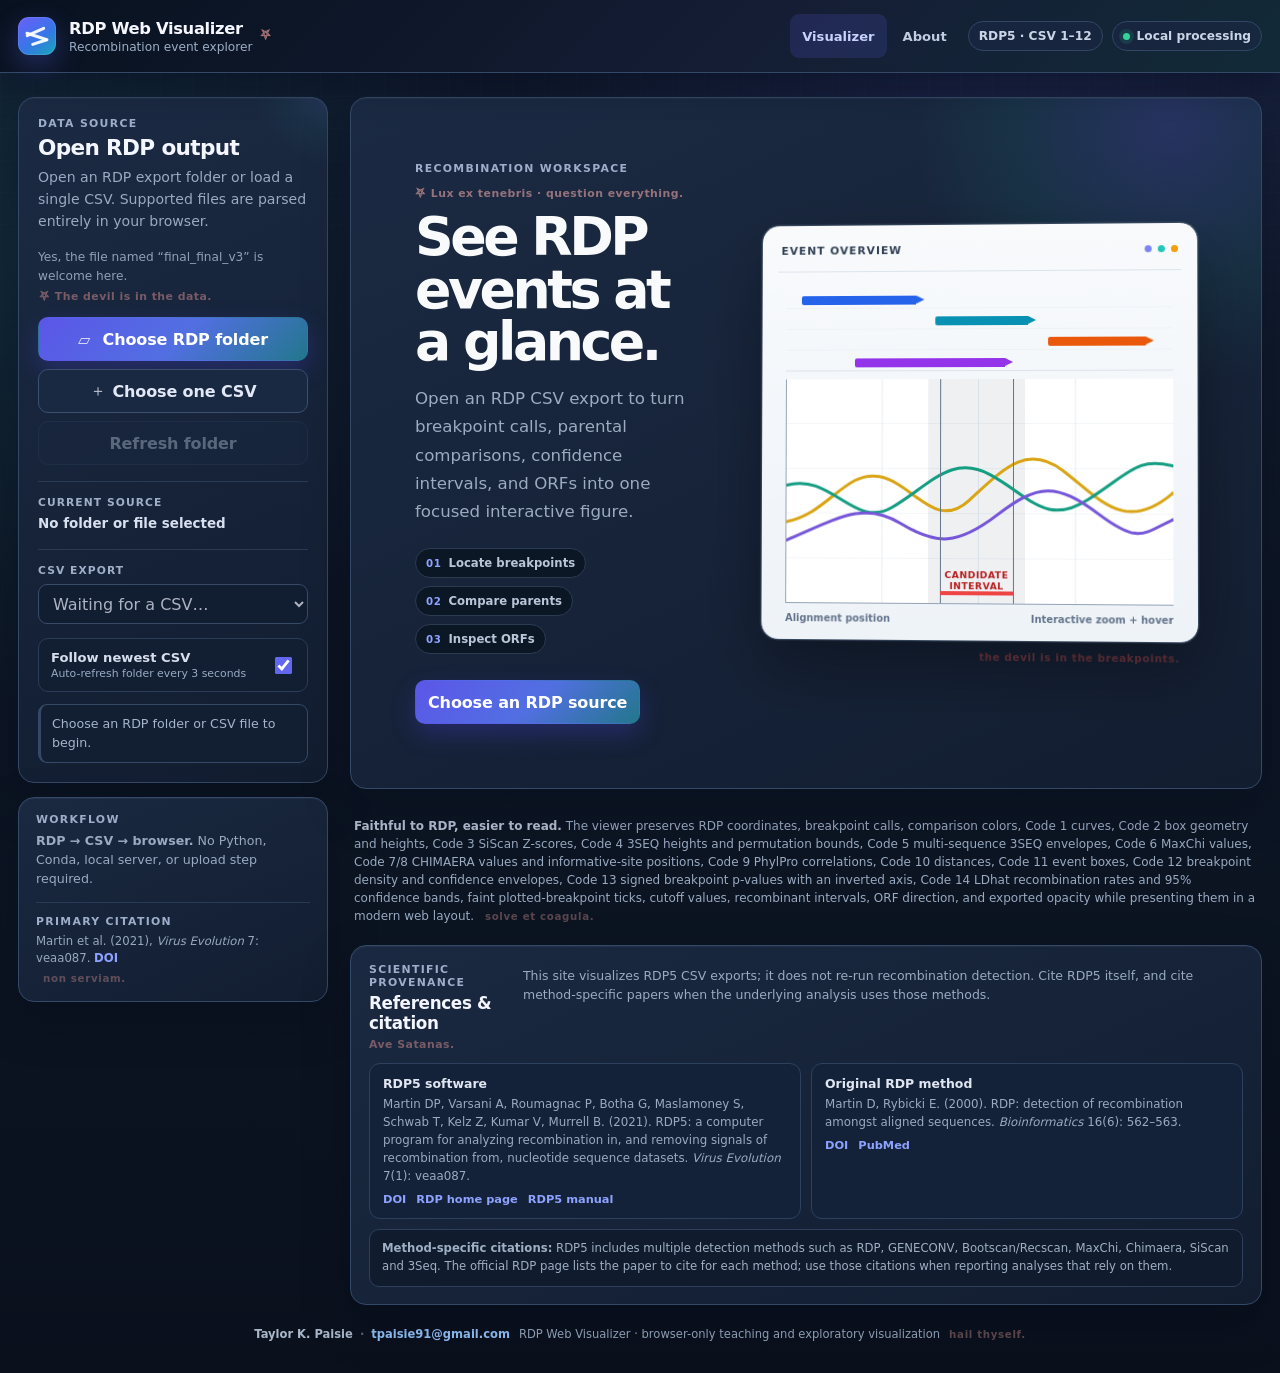
<file: index.html>
<!doctype html>
<html lang="en">
<head>
  <meta charset="utf-8" />
  <meta name="viewport" content="width=device-width, initial-scale=1" />
  <meta name="theme-color" content="#08111f" />
  <title>RDP Web Visualizer</title>
  <link rel="preconnect" href="https://cdn.plot.ly" crossorigin />
  <link rel="stylesheet" href="styles.css" />
  <style>
    .key-line.recombinant{border-top-color:#ef4444;border-top-width:3px}
    .key-arrow{display:inline-grid;place-items:center;width:17px;height:12px;color:#475569;font-size:14px;font-weight:800;line-height:1}
    .infernal-whisper{color:#3f4654;font-size:.64rem;font-weight:700;letter-spacing:.065em;text-transform:lowercase;opacity:.27;transition:opacity .22s ease,color .22s ease;user-select:none}
    .infernal-whisper:hover{opacity:.72;color:#8f1d1d}
    .infernal-note{display:inline-flex;align-items:center;gap:5px;color:#7f1d1d;font-size:.68rem;font-weight:720;letter-spacing:.045em;opacity:.42;transition:opacity .2s ease,color .2s ease;user-select:none}
    .infernal-note:hover{opacity:.78;color:#991b1b}
    .source-infernal{display:flex;margin:-7px 0 14px 1px}
    .summary-infernal{margin-left:auto;align-self:flex-end;white-space:nowrap;opacity:.30}
    .detail-infernal{display:block;margin-top:4px}
    .reference-infernal{display:block;margin-top:5px}
    .brand-infernal{color:#fca5a5;font-size:.72rem;font-weight:800;opacity:.48;margin-left:-5px;transform:translateY(-1px)}
    .whisper-inline{display:inline-block;margin-left:7px}
    .footer{display:flex;align-items:center;justify-content:center;gap:9px;flex-wrap:wrap}
    .citation-mini{margin-top:13px;padding-top:12px;border-top:1px solid #e7edf3}
    .citation-mini p{margin:5px 0 0;color:#64748b;font-size:.73rem;line-height:1.48}
    .citation-mini a,.references-panel a{color:#1d4ed8;text-decoration:none;font-weight:720}
    .citation-mini a:hover,.references-panel a:hover{text-decoration:underline}
    .references-panel{padding:17px 18px}
    .references-heading{display:flex;align-items:flex-start;justify-content:space-between;gap:18px;margin-bottom:12px}
    .references-heading h2{margin:4px 0 0;font-size:1.05rem;letter-spacing:-.02em}
    .references-intro{max-width:720px;margin:4px 0 0;color:#64748b;font-size:.78rem;line-height:1.5}
    .reference-grid{display:grid;grid-template-columns:repeat(2,minmax(0,1fr));gap:10px}
    .reference-card{padding:12px 13px;border:1px solid #e5eaf0;border-radius:11px;background:#fbfcfe}
    .reference-card strong{display:block;color:#334155;font-size:.78rem;margin-bottom:4px}
    .reference-card p{margin:0;color:#64748b;font-size:.74rem;line-height:1.52}
    .reference-actions{display:flex;gap:10px;flex-wrap:wrap;margin-top:7px;font-size:.71rem}
    .provenance-note{margin-top:10px;padding:10px 12px;border-radius:10px;background:#f8fafc;border:1px solid #e5eaf0;color:#64748b;font-size:.73rem;line-height:1.5}
    @media (prefers-reduced-motion:reduce){.infernal-whisper,.infernal-note{transition:none}}
    @media (max-width:760px){.reference-grid{grid-template-columns:1fr}.references-heading{flex-direction:column}.summary-infernal{display:none}}
  </style>
  <script src="https://cdn.plot.ly/plotly-2.35.2.min.js" defer></script>
  <script src="rdp-parser.js" defer></script>
  <script src="zoom-controls.js" defer></script>
  <script src="app.js" defer></script>
</head>
<body>
  <!-- Hail thyself. Question everything. -->
  <header class="app-bar">
    <div class="shell app-bar-inner">
      <div class="brand">
        <div class="brand-mark" aria-hidden="true" title="Hail thyself.">
          <span></span><span></span><span></span>
        </div>
        <div>
          <div class="brand-title">RDP Web Visualizer</div>
          <div class="brand-subtitle">Recombination event explorer</div>
        </div>
        <span class="brand-infernal" aria-hidden="true" title="lux ex tenebris">⛧</span>
      </div>
      <div class="app-bar-actions">
        <nav class="site-nav" aria-label="Main navigation">
          <a href="index.html" aria-current="page">Visualizer</a>
          <a href="about.html">About</a>
        </nav>
        <span class="version-pill">RDP5 · CSV 1–12</span>
        <span class="privacy-pill" title="Selected files stay in your browser.">
          <span class="status-dot"></span> Local processing
        </span>
      </div>
    </div>
  </header>

  <main class="shell workspace">
    <aside class="sidebar">
      <section id="data-source" class="panel source-panel">
        <div class="panel-kicker">Data source</div>
        <h1>Open RDP output</h1>
        <p class="sidebar-copy">Open an RDP export folder or load a single CSV. Supported files are parsed entirely in your browser.</p>
        <p class="buddy-note">Yes, the file named “final_final_v3” is welcome here.</p>
        <div class="source-infernal"><span class="infernal-note" aria-hidden="true">⛧ The devil is in the data.</span></div>

        <div class="source-actions">
          <button id="choose-folder" class="btn primary" type="button">
            <span class="btn-icon" aria-hidden="true">▱</span>
            Choose RDP folder
          </button>
          <label class="btn secondary file-button">
            <span class="btn-icon" aria-hidden="true">＋</span>
            Choose one CSV
            <input id="file-input" type="file" accept=".csv,text/csv" />
          </label>
          <button id="refresh-folder" class="btn ghost" type="button" disabled>Refresh folder</button>
        </div>

        <div id="browser-note" class="browser-note hidden"></div>

        <div class="source-block">
          <div class="field-label">Current source</div>
          <div id="source-label" class="source-label">No folder or file selected</div>
        </div>

        <div class="field-block">
          <label class="field-label" for="csv-select">CSV export</label>
          <select id="csv-select" disabled>
            <option value="">Waiting for a CSV…</option>
          </select>
        </div>

        <label class="toggle-row">
          <span>
            <strong>Follow newest CSV</strong>
            <small>Auto-refresh folder every 3 seconds</small>
          </span>
          <input id="auto-newest" type="checkbox" checked />
        </label>

        <div id="status" class="status neutral">Choose an RDP folder or CSV file to begin.</div>
      </section>

      <section class="panel sidebar-note">
        <div class="panel-kicker">Workflow</div>
        <p><strong>RDP → CSV → browser.</strong> No Python, Conda, local server, or upload step required.</p>
        <div class="citation-mini">
          <div class="panel-kicker">Primary citation</div>
          <p>Martin et al. (2021), <em>Virus Evolution</em> 7: veaa087. <a href="https://doi.org/10.1093/ve/veaa087" target="_blank" rel="noopener">DOI</a></p>
        </div>
        <span class="infernal-whisper whisper-inline" aria-hidden="true">Non serviam.</span>
      </section>
    </aside>

    <div class="main-column">
      <section id="empty-state" class="panel empty-state">
        <div class="empty-copy">
          <div class="panel-kicker">Recombination workspace</div>
          <span class="infernal-note empty-infernal" aria-hidden="true">⛧ Lux ex tenebris · question everything.</span>
          <h1>See RDP events at a glance.</h1>
          <p>Open an RDP CSV export to turn breakpoint calls, parental comparisons, confidence intervals, and ORFs into one focused interactive figure.</p>
          <div class="empty-features" aria-label="Visualization features">
            <span><strong>01</strong> Locate breakpoints</span>
            <span><strong>02</strong> Compare parents</span>
            <span><strong>03</strong> Inspect ORFs</span>
          </div>
          <a class="btn primary empty-cta" href="#data-source">Choose an RDP source</a>
        </div>
        <div class="genome-preview" aria-label="Decorative preview of a recombination event visualization">
          <div class="preview-toolbar"><span>Event overview</span><i></i><i></i><i></i></div>
          <div class="preview-orf">
            <span class="orf-track orf-a"></span>
            <span class="orf-track orf-b"></span>
            <span class="orf-track orf-c"></span>
            <span class="orf-track orf-d"></span>
          </div>
          <div class="preview-chart">
            <span class="preview-ci"></span>
            <span class="preview-break start"></span>
            <span class="preview-break end"></span>
            <svg viewBox="0 0 600 170" preserveAspectRatio="none" aria-hidden="true">
              <path class="curve curve-one" d="M0 115 C65 108 92 68 146 74 S232 124 286 95 S375 44 430 68 S525 126 600 88"/>
              <path class="curve curve-two" d="M0 82 C70 70 106 122 165 102 S257 53 318 72 S404 119 470 94 S545 56 600 64"/>
              <path class="curve curve-three" d="M0 132 C80 112 121 96 178 116 S268 136 330 108 S421 79 485 107 S554 124 600 112"/>
            </svg>
            <span class="preview-region">candidate interval</span>
          </div>
          <div class="preview-axis"><span>Alignment position</span><span>Interactive zoom + hover</span></div>
          <span class="infernal-whisper preview-infernal" aria-hidden="true">The devil is in the breakpoints.</span>
        </div>
      </section>

      <section id="summary" class="summary-strip hidden" aria-label="Event summary">
        <div class="summary-context">
          <span id="format-badge" class="data-badge">CSV</span>
          <span id="method-badge" class="method-badge">RDP event</span>
        </div>
        <div class="summary-metrics">
          <div class="metric"><span>Event</span><strong id="metric-event">—</strong></div>
          <div class="metric"><span>Breakpoints</span><strong id="metric-breakpoints">—</strong></div>
          <div class="metric"><span>ORFs</span><strong id="metric-genes">—</strong></div>
          <div class="metric"><span>Plot series</span><strong id="metric-series">—</strong></div>
        </div>
        <span class="infernal-note summary-infernal" aria-hidden="true">lux ex tenebris</span>
      </section>

      <section id="plot-card" class="panel plot-card hidden">
        <div class="plot-toolbar">
          <div class="plot-heading">
            <div class="panel-kicker">Interactive event view</div>
            <h2 id="plot-title">RDP event plot</h2>
          </div>
          <div class="export-controls">
            <select id="export-format" class="compact-select" aria-label="Figure export format">
              <option value="png">PNG</option>
              <option value="svg">SVG</option>
              <option value="jpeg">JPEG</option>
              <option value="webp">WebP</option>
            </select>
            <button id="export-figure" class="btn secondary compact" type="button">Export figure</button>
          </div>
        </div>

        <div id="comparison-legend" class="comparison-legend" aria-label="Comparison legend"></div>
        <p class="comparison-help">Click a comparison or trace group to show or hide it. <strong>Only</strong> isolates one; <strong>Show all</strong> brings everyone back. Even your favorite curve can share the spotlight.</p>

        <div class="orf-frame-key" aria-label="ORF reading-frame colors">
          <span class="orf-key-label">ORF frames</span>
          <span><i style="--orf-color:#2563eb"></i>+1</span>
          <span><i style="--orf-color:#0891b2"></i>+2</span>
          <span><i style="--orf-color:#059669"></i>+3</span>
          <span><i style="--orf-color:#ea580c"></i>−1</span>
          <span><i style="--orf-color:#dc2626"></i>−2</span>
          <span><i style="--orf-color:#9333ea"></i>−3</span>
          <span class="infernal-whisper orf-infernal" aria-hidden="true">Six frames. No false idols.</span>
        </div>

        <div class="annotation-key" aria-label="RDP visual layers">
          <span><i class="key-arrow" aria-hidden="true">→</i>ORF direction</span>
          <span><i class="key-box ci99"></i>99% CI</span>
          <span><i class="key-box ci95"></i>95% CI</span>
          <span><i class="key-line breakpoint"></i>Reported breakpoint</span>
          <span><i class="key-sites" style="background:repeating-linear-gradient(90deg,rgba(17,24,39,0.25) 0 1px,transparent 1px 5px)"></i>Plotted breakpoint positions</span>
          <span><i class="key-line cutoff"></i>Significance cutoffs</span>
          <span><i class="key-line zero"></i>Code 3 zero baseline</span>
          <span><i class="key-box permutation"></i>Code 4 permutation bounds</span>
          <span><i class="key-box sequence-envelope"></i>Code 5 sequence envelopes</span>
          <span><i class="key-sites"></i>Code 7/8 informative sites</span>
          <span><i class="key-line recombinant"></i>Recombinant interval</span>
        </div>

        <div class="plot-frame">
          <div id="rdp-plot" class="plot" role="img" aria-label="RDP event visualization"></div>
        </div>
      </section>

      <section id="details" class="detail-grid hidden">
        <article class="panel detail-card">
          <div class="detail-heading">
            <div>
              <div class="panel-kicker">RDP metadata</div>
              <h2>Event details</h2>
              <span class="infernal-note detail-infernal" aria-hidden="true">⛧ The devil is in the details.</span>
            </div>
          </div>
          <div class="table-wrap"><table id="metadata-table"><tbody></tbody></table></div>
        </article>
        <article class="panel detail-card">
          <div class="detail-heading">
            <div><div class="panel-kicker">ORF map input</div><h2>Open reading frames</h2></div>
          </div>
          <div class="table-wrap"><table id="gene-table"><thead><tr><th>Start</th><th>End</th><th>Frame</th><th>Direction</th></tr></thead><tbody></tbody></table></div>
        </article>
      </section>

      <section class="support-note">
        <strong>Faithful to RDP, easier to read.</strong>
        The viewer preserves RDP coordinates, breakpoint calls, comparison colors, Code 1 curves, Code 2 box geometry and heights, Code 3 SiScan Z-scores, Code 4 3SEQ heights and permutation bounds, Code 5 multi-sequence 3SEQ envelopes, Code 6 MaxChi values, Code 7/8 CHIMAERA values and informative-site positions, Code 9 PhylPro correlations, Code 10 distances, Code 11 event boxes, Code 12 breakpoint density and confidence envelopes, Code 13 signed breakpoint p-values with an inverted axis, Code 14 LDhat recombination rates and 95% confidence bands, faint plotted-breakpoint ticks, cutoff values, recombinant intervals, ORF direction, and exported opacity while presenting them in a modern web layout.
        <span class="infernal-whisper whisper-inline" aria-hidden="true">Solve et coagula.</span>
      </section>

      <section class="panel references-panel" aria-labelledby="references-title">
        <div class="references-heading">
          <div>
            <div class="panel-kicker">Scientific provenance</div>
            <h2 id="references-title">References &amp; citation</h2>
            <span class="infernal-note reference-infernal" aria-hidden="true">Ave Satanas.</span>
          </div>
          <p class="references-intro">This site visualizes RDP5 CSV exports; it does not re-run recombination detection. Cite RDP5 itself, and cite method-specific papers when the underlying analysis uses those methods.</p>
        </div>

        <div class="reference-grid">
          <article class="reference-card">
            <strong>RDP5 software</strong>
            <p>Martin DP, Varsani A, Roumagnac P, Botha G, Maslamoney S, Schwab T, Kelz Z, Kumar V, Murrell B. (2021). RDP5: a computer program for analyzing recombination in, and removing signals of recombination from, nucleotide sequence datasets. <em>Virus Evolution</em> 7(1): veaa087.</p>
            <div class="reference-actions">
              <a href="https://doi.org/10.1093/ve/veaa087" target="_blank" rel="noopener">DOI</a>
              <a href="https://web.cbio.uct.ac.za/~darren/rdp.html" target="_blank" rel="noopener">RDP home page</a>
              <a href="https://web.cbio.uct.ac.za/~darren/RDP5Manual.pdf" target="_blank" rel="noopener">RDP5 manual</a>
            </div>
          </article>

          <article class="reference-card">
            <strong>Original RDP method</strong>
            <p>Martin D, Rybicki E. (2000). RDP: detection of recombination amongst aligned sequences. <em>Bioinformatics</em> 16(6): 562–563.</p>
            <div class="reference-actions">
              <a href="https://doi.org/10.1093/bioinformatics/16.6.562" target="_blank" rel="noopener">DOI</a>
              <a href="https://pubmed.ncbi.nlm.nih.gov/10980155/" target="_blank" rel="noopener">PubMed</a>
            </div>
          </article>
        </div>

        <div class="provenance-note">
          <strong>Method-specific citations:</strong> RDP5 includes multiple detection methods such as RDP, GENECONV, Bootscan/Recscan, MaxChi, Chimaera, SiScan and 3Seq. The official RDP page lists the paper to cite for each method; use those citations when reporting analyses that rely on them.
        </div>
      </section>
    </div>
  </main>

  <footer class="shell footer">
    <span>RDP Web Visualizer · browser-only teaching and exploratory visualization</span>
    <span class="infernal-whisper" aria-hidden="true">Hail thyself.</span>
  </footer>
</body>
</html>
</file>
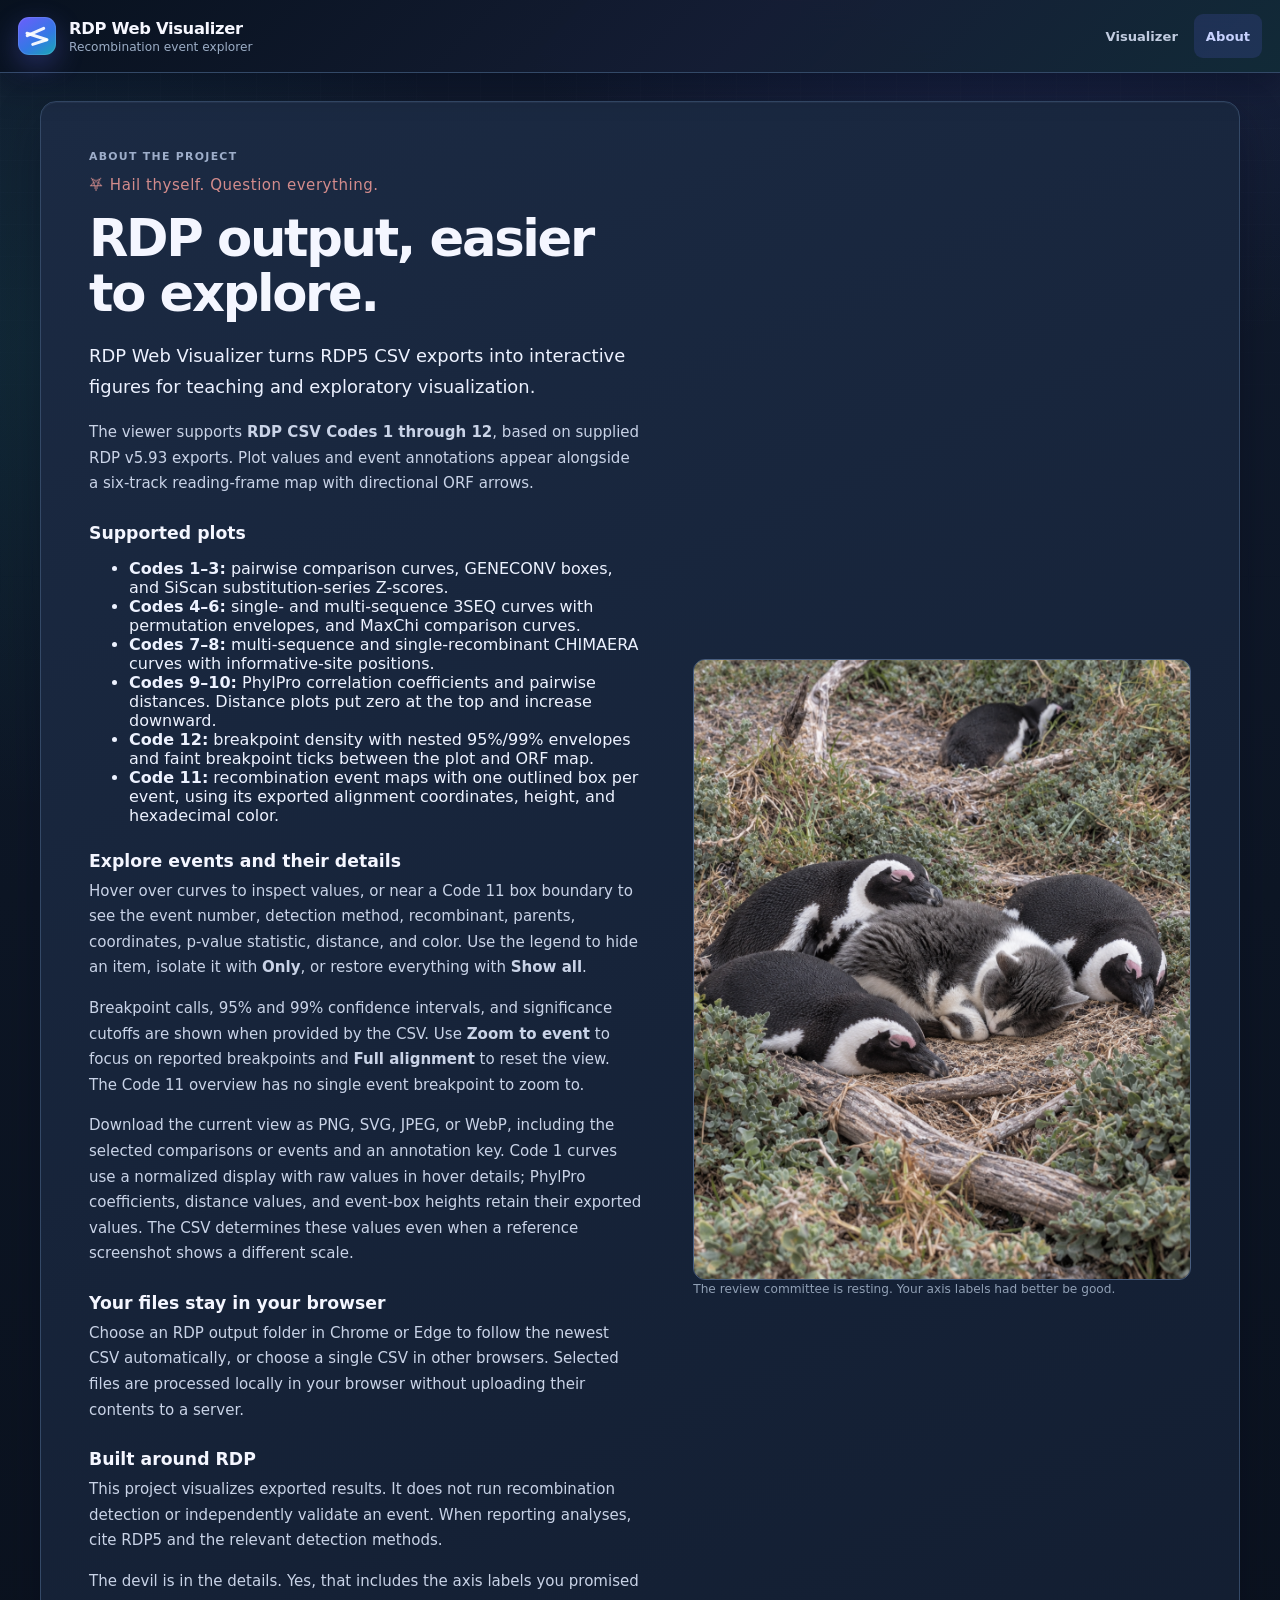
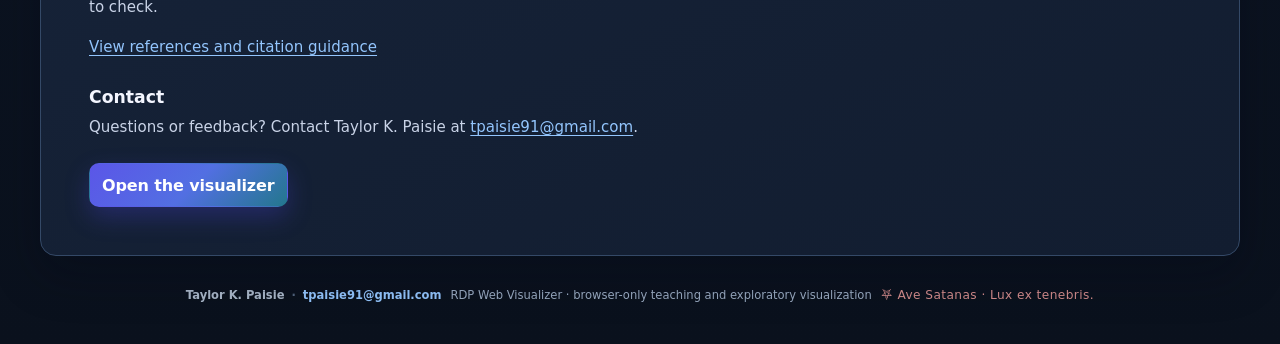
<file: about.html>
<!doctype html>
<html lang="en">
<head>
  <meta charset="utf-8" />
  <meta name="viewport" content="width=device-width, initial-scale=1" />
  <meta name="theme-color" content="#08111f" />
  <meta name="description" content="Explore RDP5 CSV Codes 1–12 with interactive plots, recombination event maps, metadata tooltips, and figure downloads." />
  <title>About · RDP Web Visualizer</title>
  <link rel="stylesheet" href="styles.css" />
  <script src="contact.js" defer></script>
</head>
<body>
  <header class="app-bar">
    <div class="shell app-bar-inner">
      <div class="brand">
        <div class="brand-mark" aria-hidden="true"><span></span><span></span><span></span></div>
        <div>
          <div class="brand-title">RDP Web Visualizer</div>
          <div class="brand-subtitle">Recombination event explorer</div>
        </div>
      </div>
      <div class="app-bar-actions">
        <nav class="site-nav" aria-label="Main navigation">
          <a href="index.html">Visualizer</a>
          <a href="about.html" aria-current="page">About</a>
        </nav>
      </div>
    </div>
  </header>

  <main class="shell about-page">
    <article class="panel about-layout" aria-labelledby="about-title">
      <div class="about-copy">
        <div class="panel-kicker">About the project</div>
        <p class="about-motto">⛧ Hail thyself. Question everything.</p>
        <h1 id="about-title">RDP output, easier to explore.</h1>
        <p class="about-intro">RDP Web Visualizer turns RDP5 CSV exports into interactive figures for teaching and exploratory visualization.</p>
        <p>The viewer supports <strong>RDP CSV Codes 1 through 12</strong>, based on supplied RDP v5.93 exports. Plot values and event annotations appear alongside a six-track reading-frame map with directional ORF arrows.</p>

        <h2>Supported plots</h2>
        <ul>
          <li><strong>Codes 1–3:</strong> pairwise comparison curves, GENECONV boxes, and SiScan substitution-series Z-scores.</li>
          <li><strong>Codes 4–6:</strong> single- and multi-sequence 3SEQ curves with permutation envelopes, and MaxChi comparison curves.</li>
          <li><strong>Codes 7–8:</strong> multi-sequence and single-recombinant CHIMAERA curves with informative-site positions.</li>
          <li><strong>Codes 9–10:</strong> PhylPro correlation coefficients and pairwise distances. Distance plots put zero at the top and increase downward.</li>
          <li><strong>Code 12:</strong> breakpoint density with nested 95%/99% envelopes and faint breakpoint ticks between the plot and ORF map.</li>
          <li><strong>Code 11:</strong> recombination event maps with one outlined box per event, using its exported alignment coordinates, height, and hexadecimal color.</li>
        </ul>

        <h2>Explore events and their details</h2>
        <p>Hover over curves to inspect values, or near a Code 11 box boundary to see the event number, detection method, recombinant, parents, coordinates, p-value statistic, distance, and color. Use the legend to hide an item, isolate it with <strong>Only</strong>, or restore everything with <strong>Show all</strong>.</p>
        <p>Breakpoint calls, 95% and 99% confidence intervals, and significance cutoffs are shown when provided by the CSV. Use <strong>Zoom to event</strong> to focus on reported breakpoints and <strong>Full alignment</strong> to reset the view. The Code 11 overview has no single event breakpoint to zoom to.</p>
        <p>Download the current view as PNG, SVG, JPEG, or WebP, including the selected comparisons or events and an annotation key. Code 1 curves use a normalized display with raw values in hover details; PhylPro coefficients, distance values, and event-box heights retain their exported values. The CSV determines these values even when a reference screenshot shows a different scale.</p>

        <h2>Your files stay in your browser</h2>
        <p>Choose an RDP output folder in Chrome or Edge to follow the newest CSV automatically, or choose a single CSV in other browsers. Selected files are processed locally in your browser without uploading their contents to a server.</p>

        <h2>Built around RDP</h2>
        <p>This project visualizes exported results. It does not run recombination detection or independently validate an event. When reporting analyses, cite RDP5 and the relevant detection methods.</p>
        <p class="buddy-note">The devil is in the details. Yes, that includes the axis labels you promised to check.</p>
        <p><a href="index.html#references-title">View references and citation guidance</a></p>

        <h2>Contact</h2>
        <p>Questions or feedback? Contact Taylor K. Paisie at <a href="mailto:tpaisie91@gmail.com">tpaisie91@gmail.com</a>.</p>
        <a class="btn primary empty-cta" href="index.html">Open the visualizer</a>
      </div>
      <figure class="about-image">
        <img src="images/ham-and-peng.png" width="1122" height="1402" alt="A gray and white cat curled up asleep among penguins in low vegetation." decoding="async" />
        <figcaption class="buddy-note">The review committee is resting. Your axis labels had better be good.</figcaption>
      </figure>
    </article>
  </main>

  <footer class="shell footer about-footer">
    <span>RDP Web Visualizer · browser-only teaching and exploratory visualization</span>
    <span class="about-motto">⛧ Ave Satanas · Lux ex tenebris.</span>
  </footer>
</body>
</html>
</file>
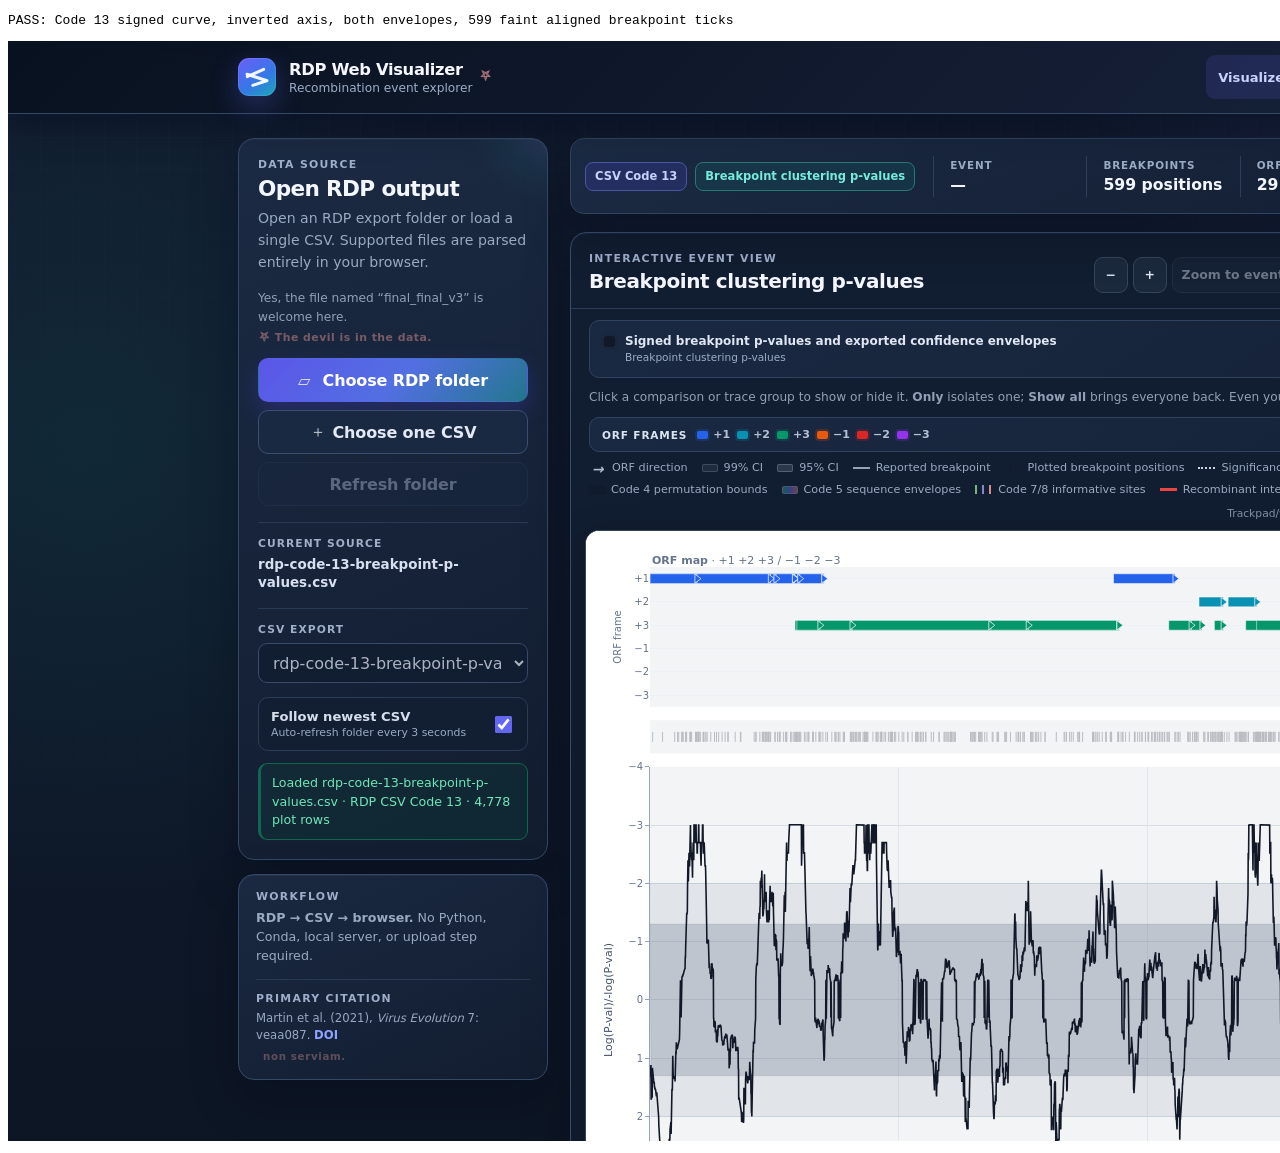
<file: tests/code13-preview.html>
<!doctype html>
<meta charset="utf-8">
<title>RDP Code 13 visualizer check</title>
<pre id="result">Running…</pre>
<iframe src="../index.html" style="width:1900px;height:1100px;border:0"></iframe>
<script>
  (async () => {
    const frame = document.querySelector('iframe');
    const result = document.querySelector('#result');
    const assert = (condition, message) => {
      if (!condition) throw new Error(message);
    };
    try {
      await new Promise((resolve) => frame.addEventListener('load', resolve, { once: true }));
      const csv = await (await fetch('../examples/rdp-code-13-breakpoint-p-values.csv')).text();
      const transfer = new DataTransfer();
      transfer.items.add(new File([csv], 'rdp-code-13-breakpoint-p-values.csv', { type: 'text/csv' }));
      const input = frame.contentDocument.querySelector('#file-input');
      input.files = transfer.files;
      input.dispatchEvent(new Event('change', { bubbles: true }));
      for (let i = 0; i < 50; i += 1) {
        await new Promise((resolve) => setTimeout(resolve, 100));
        const plot = frame.contentDocument.querySelector('#rdp-plot');
        if (plot.data?.length) {
          const curves = plot.data.filter((trace) => trace.meta?.comparisonIndex === 0);
          const ticks = plot.data.find((trace) => trace.name === 'Plotted breakpoint positions');
          assert(curves.length === 5, 'Curve or confidence envelopes missing');
          assert(curves.at(-1).y[0] === 1.318759, 'Signed values changed');
          assert(plot.layout.yaxis2.range.join('|') === '4|-4', 'Signed axis must be inverted');
          assert(ticks.x.length === 599 * 3 && ticks.opacity === 0.25, 'Faint breakpoint ticks missing');
          assert(plot.layout.xaxis3.matches === 'x', 'Breakpoint ticks must share zoom');
          assert(curves.filter((trace) => trace.fill === 'tonexty').length === 2, 'Both confidence envelopes required');
          assert(frame.contentDocument.querySelector('#method-badge').textContent === 'Breakpoint clustering p-values', 'Method badge missing');
          result.textContent = 'PASS: Code 13 signed curve, inverted axis, both envelopes, 599 faint aligned breakpoint ticks';
          break;
        }
      }
      if (!result.textContent.startsWith('PASS')) {
        result.textContent = `FAIL: ${frame.contentDocument.querySelector('#status').textContent}`;
      }
    } catch (error) {
      result.textContent = `FAIL: ${error.message}`;
    }
  })();
</script>
</file>
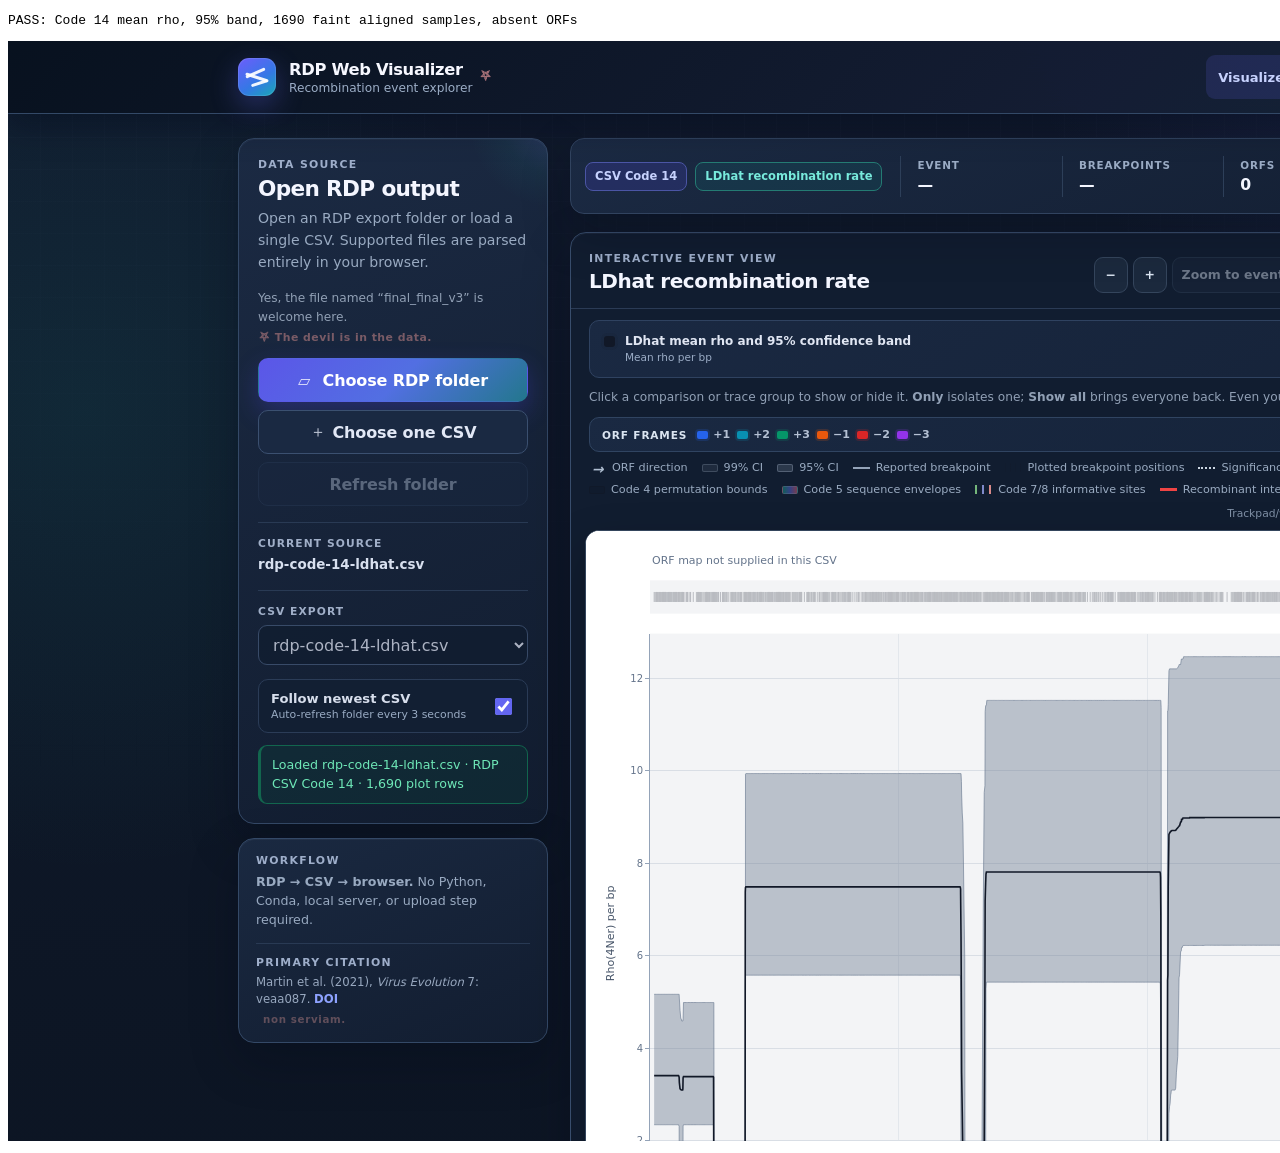
<file: tests/code14-preview.html>
<!doctype html>
<meta charset="utf-8">
<title>RDP Code 14 visualizer check</title>
<pre id="result">Running…</pre>
<iframe src="../index.html" style="width:1900px;height:1100px;border:0"></iframe>
<script>
  (async () => {
    const frame = document.querySelector('iframe');
    const result = document.querySelector('#result');
    const assert = (condition, message) => {
      if (!condition) throw new Error(message);
    };
    try {
      await new Promise((resolve) => frame.addEventListener('load', resolve, { once: true }));
      const csv = await (await fetch('../examples/rdp-code-14-ldhat.csv')).text();
      const transfer = new DataTransfer();
      transfer.items.add(new File([csv], 'rdp-code-14-ldhat.csv', { type: 'text/csv' }));
      const input = frame.contentDocument.querySelector('#file-input');
      input.files = transfer.files;
      input.dispatchEvent(new Event('change', { bubbles: true }));
      for (let i = 0; i < 50; i += 1) {
        await new Promise((resolve) => setTimeout(resolve, 100));
        const plot = frame.contentDocument.querySelector('#rdp-plot');
        if (plot.data?.length) {
          const curves = plot.data.filter((trace) => trace.meta?.comparisonIndex === 0);
          const ticks = plot.data.find((trace) => trace.name === 'Sampled alignment positions');
          assert(curves.length === 3, 'Mean curve or 95% bounds missing');
          assert(curves.at(-1).y[0] === 3.4038, 'Rho values changed');
          assert(plot.layout.yaxis2.range[0] === 0 && plot.layout.yaxis2.range[1] > 12.4678, 'Rho axis must increase upward');
          assert(ticks.x.length === 1690 * 3 && ticks.opacity === 0.25, 'Faint sample ticks missing');
          assert(plot.layout.xaxis3.matches === 'x', 'Sample ticks must share zoom');
          assert(curves[1].fill === 'tonexty', '95% confidence band missing');
          assert(plot.layout.yaxis.visible === false, 'Absent ORFs should not display frame tracks');
          assert(frame.contentDocument.querySelector('#method-badge').textContent === 'LDhat recombination rate', 'Method badge missing');
          result.textContent = 'PASS: Code 14 mean rho, 95% band, 1690 faint aligned samples, absent ORFs';
          break;
        }
      }
      if (!result.textContent.startsWith('PASS')) {
        result.textContent = `FAIL: ${frame.contentDocument.querySelector('#status').textContent}`;
      }
    } catch (error) {
      result.textContent = `FAIL: ${error.message}`;
    }
  })();
</script>
</file>
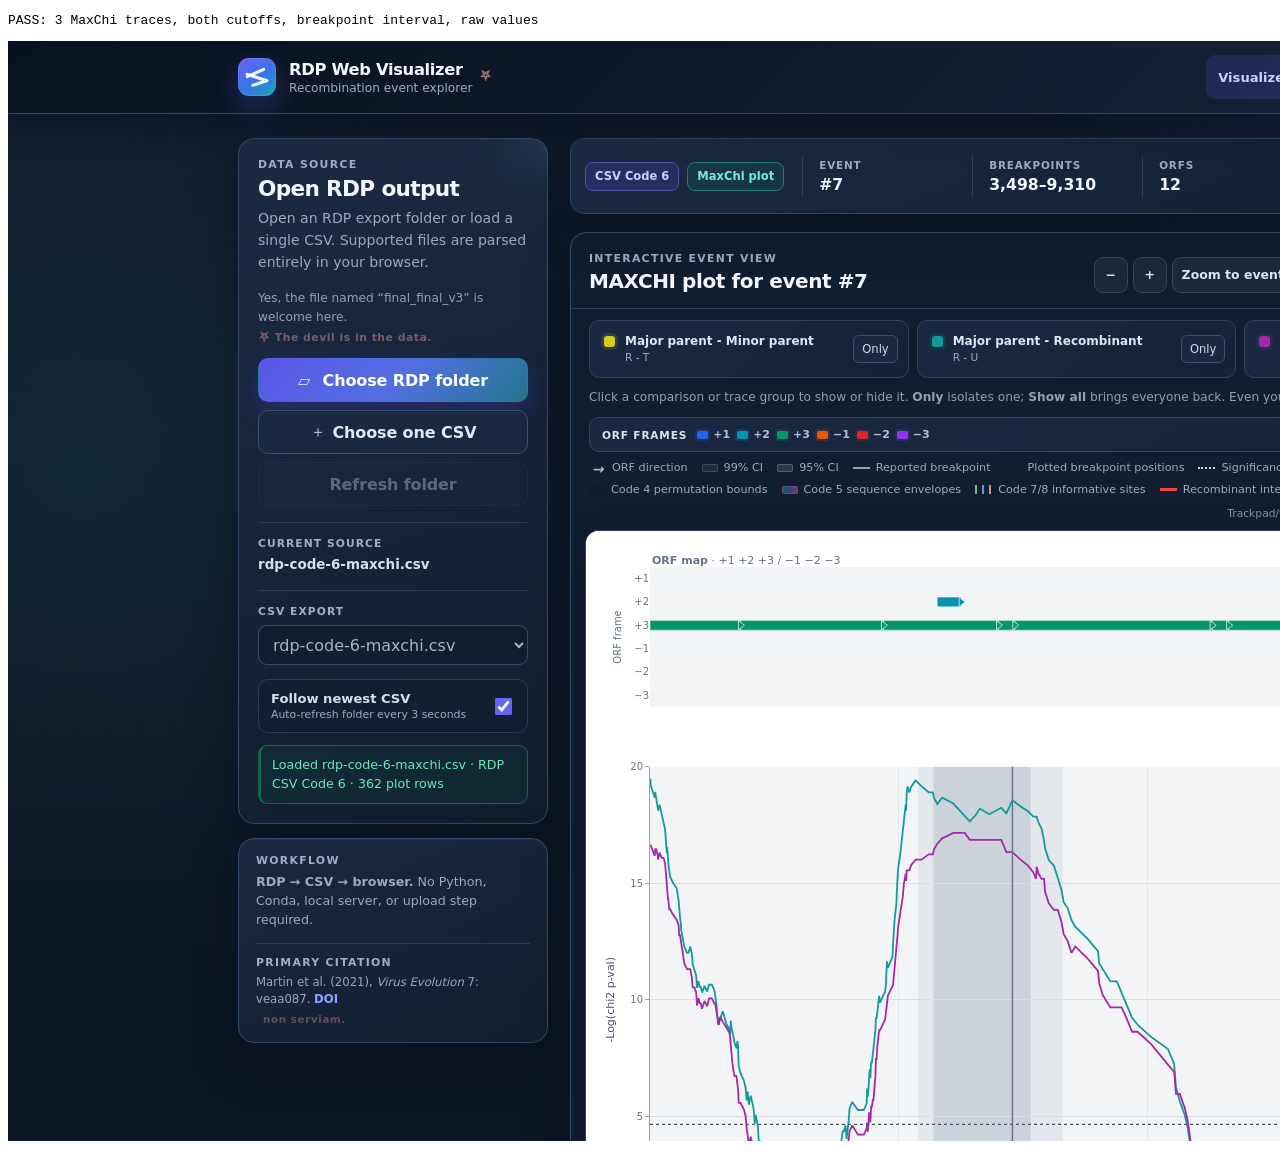
<file: tests/code6-preview.html>
<!doctype html>
<meta charset="utf-8">
<pre id="result">Running…</pre>
<iframe src="../index.html" style="width:1900px;height:1100px;border:0"></iframe>
<script>
  (async () => {
    const frame = document.querySelector('iframe');
    const result = document.querySelector('#result');
    const assert = (condition, message) => {
      if (!condition) throw new Error(message);
    };
    try {
      await new Promise((resolve) => frame.addEventListener('load', resolve, { once: true }));
      const csv = await (await fetch('../examples/rdp-code-6-maxchi.csv')).text();
      const transfer = new DataTransfer();
      transfer.items.add(new File([csv], 'rdp-code-6-maxchi.csv', { type: 'text/csv' }));
      const input = frame.contentDocument.querySelector('#file-input');
      input.files = transfer.files;
      input.dispatchEvent(new Event('change', { bubbles: true }));
      for (let i = 0; i < 50; i += 1) {
        await new Promise((resolve) => setTimeout(resolve, 100));
        const plot = frame.contentDocument.querySelector('#rdp-plot');
        if (plot.data?.length) {
          const curves = plot.data.filter((trace) => trace.meta?.comparisonIndex !== undefined);
          const shapes = plot.layout.shapes;
          assert(curves.length === 3, 'Expected three MaxChi traces');
          assert(curves.map((trace) => trace.line.color).join('|') === '#d4c91f|#159a9a|#a22aa8', 'Trace colors differ from RDP');
          assert(Math.abs(curves[1].y[0] - 19.49061) < 1e-6, 'MaxChi values were rescaled');
          assert(shapes.some((shape) => shape.y0 === 2.99573227355399 && shape.y1 === shape.y0), 'Lower cutoff missing');
          assert(shapes.some((shape) => shape.y0 === 4.66275783168157 && shape.y1 === shape.y0), 'Upper cutoff missing');
          assert(shapes.some((shape) => shape.x0 === 3498 && shape.x1 === 9310 && shape.y0 === 0), 'Recombinant interval missing');
          assert(plot.layout.yaxis2.range[1] === 20, 'MaxChi axis range differs from the reference');
          assert(frame.contentDocument.querySelector('#method-badge').textContent === 'MaxChi plot', 'Method badge missing');
          result.textContent = `PASS: ${curves.length} MaxChi traces, both cutoffs, breakpoint interval, raw values`;
          break;
        }
      }
      if (!result.textContent.startsWith('PASS')) {
        result.textContent = `FAIL: ${frame.contentDocument.querySelector('#status').textContent}`;
      }
    } catch (error) {
      result.textContent = `FAIL: ${error.message}`;
    }
  })();
</script>
</file>
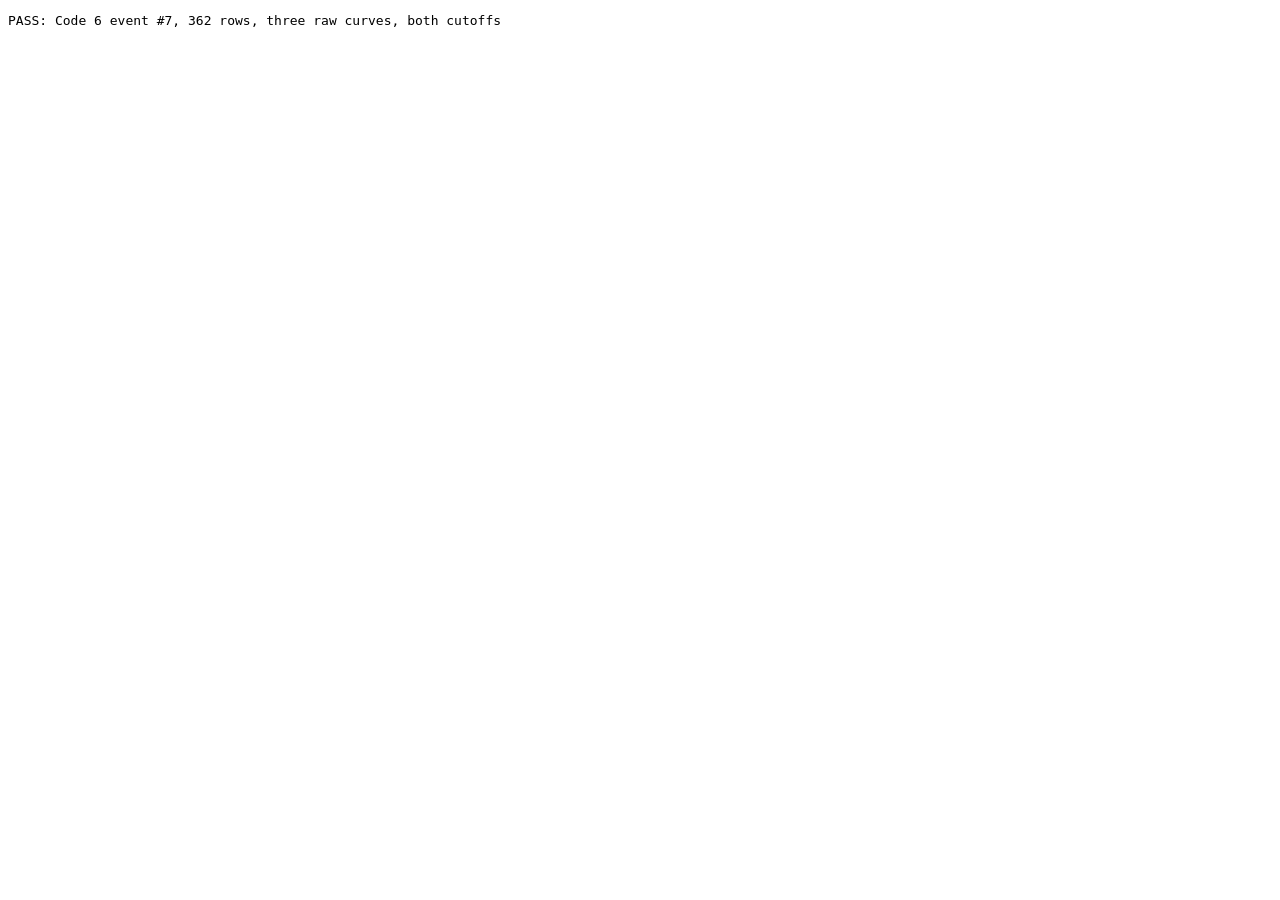
<file: tests/code6.html>
<!doctype html>
<meta charset="utf-8">
<title>RDP Code 6 parser check</title>
<pre id="result">Running…</pre>
<script src="../rdp-parser.js"></script>
<script>
  (async () => {
    const assert = (condition, message) => {
      if (!condition) throw new Error(message);
    };
    try {
      const response = await fetch('../examples/rdp-code-6-maxchi.csv');
      assert(response.ok, 'Could not read the supplied Code 6 example');
      const parsed = RDPParser.parseRdpCsv(await response.text(), 'rdp-code-6-maxchi.csv');
      assert(parsed.code === 6 && parsed.kind === 'maxchi', 'Code 6 detection failed');
      assert(parsed.metadata['Event number'] === 7, 'Event number differs from the example');
      assert(parsed.metadata['Maximum X-axis value'] === 9594, 'Alignment length differs');
      assert(parsed.metadata['Beginning breakpoint site'] === 3498, 'Beginning breakpoint differs');
      assert(parsed.metadata['Ending breakpoint site'] === 9310, 'Ending breakpoint differs');
      assert(parsed.genes.length === 12, 'ORF count differs');
      assert(parsed.series.length === 3 && parsed.rowCount === 362, 'Comparison data are incomplete');
      assert(parsed.series.map((s) => s.name).join('|') === 'R - T|R - U|T - U', 'Comparison order differs');
      assert(parsed.series.map((s) => s.colorName).join('|') === 'yellow|green|purple', 'Displayed colors differ');
      assert(Math.abs(parsed.series[1].y[0] - 19.49061) < 1e-6, 'Raw MaxChi values changed');
      assert(Math.abs(parsed.lowerCutoff - 2.99573227355399) < 1e-10, 'Lower cutoff differs');
      assert(Math.abs(parsed.upperCutoff - 4.66275783168157) < 1e-10, 'Upper cutoff differs');
      document.querySelector('#result').textContent = `PASS: Code 6 event #7, ${parsed.rowCount} rows, three raw curves, both cutoffs`;
    } catch (error) {
      document.querySelector('#result').textContent = `FAIL: ${error.message}`;
    }
  })();
</script>
</file>
<file: styles.css>
@import url("base.css");
@import url("dark-shell.css");

/* Shared page navigation and About page. */
.comparison-item{display:flex;align-items:center}
.comparison-toggle{display:grid;grid-template-columns:13px minmax(0,1fr);gap:8px;flex:1;min-width:0;padding:4px;border:0;background:transparent;color:inherit;text-align:left;cursor:pointer;font:inherit}
.comparison-toggle[aria-pressed="false"]{opacity:.5}
.comparison-toggle[aria-pressed="false"] strong{text-decoration:line-through}
.comparison-isolate{padding:6px 8px;border:1px solid #3b5070;border-radius:6px;background:#1a2942;color:#d0d9e9;cursor:pointer;font:inherit;font-size:.72rem}
.comparison-isolate:hover{background:#263a57}
.comparison-help,.buddy-note{color:#91a0b5;font-size:.76rem;line-height:1.5}
.comparison-help{margin:8px 18px}
.about-motto{color:#d38c8c!important;font-size:.76rem;letter-spacing:.035em;margin:10px 0}
.export-controls{flex-wrap:wrap}
.plot-toolbar{flex-wrap:wrap}
.site-nav{display:flex;align-items:center;gap:4px}
.site-nav a{display:inline-flex;align-items:center;min-height:44px;padding:9px 12px;border-radius:9px;color:#c1cce0;font-size:.82rem;font-weight:740;text-decoration:none}
.site-nav a:hover{background:#263a57;color:#fff}
.site-nav a[aria-current="page"]{background:rgba(99,102,241,.16);color:#c7d2fe}
.about-page{max-width:1200px;padding-top:28px}
.about-layout{display:grid;grid-template-columns:minmax(0,1fr) minmax(0,.9fr);gap:clamp(24px,4vw,56px);align-items:center;padding:clamp(20px,4vw,48px)}
.about-copy{min-width:0}
.about-copy h1{margin:12px 0 20px;font-size:clamp(2rem,4vw,3.6rem);line-height:1.08;letter-spacing:-.045em}
.about-copy h2{margin:26px 0 8px;font-size:1.08rem}
.about-copy p{color:var(--ink-soft);line-height:1.7;font-size:.94rem}
.about-copy .about-intro{font-size:1.12rem;color:var(--ink)}
.about-copy a:not(.btn){color:#93c5fd;text-underline-offset:3px;overflow-wrap:anywhere}
.about-copy a:not(.btn):hover{color:#bfdbfe}
.about-copy .btn{margin-top:8px}
.about-image{margin:0;min-width:0}
.about-image img{display:block;width:100%;height:auto;border:1px solid var(--line-strong);border-radius:12px}
.about-footer{display:flex;flex-wrap:wrap;justify-content:center;align-items:center;gap:9px}
@media (max-width:860px){
  .about-layout{grid-template-columns:1fr}
  .about-image{width:100%;max-width:560px;margin-inline:auto}
}
@media (max-width:620px){
  .app-bar-inner{flex-wrap:wrap;gap:10px;padding-block:12px}
  .app-bar-actions{justify-content:flex-start}
  .about-page{padding-top:14px}
}

/* Visual hierarchy and landing-state enhancements. */
:root{
  --focus-ring:rgba(129,140,248,.55);
  --panel-highlight:rgba(148,163,184,.08);
}

body::before{
  content:"";
  position:fixed;
  inset:0;
  pointer-events:none;
  background-image:linear-gradient(rgba(148,163,184,.025) 1px,transparent 1px),linear-gradient(90deg,rgba(148,163,184,.025) 1px,transparent 1px);
  background-size:32px 32px;
  mask-image:linear-gradient(to bottom,black,transparent 72%);
}

button:focus-visible,
select:focus-visible,
a:focus-visible,
input:focus-visible{
  outline:3px solid var(--focus-ring);
  outline-offset:3px;
}

.app-bar{
  background:linear-gradient(135deg,rgba(8,17,31,.97),rgba(21,29,52,.96) 58%,rgba(17,43,55,.95));
  backdrop-filter:blur(18px);
}

.workspace{gap:22px;padding-top:24px}
.main-column{gap:18px}
.panel{position:relative}
.panel::after{
  content:"";
  position:absolute;
  inset:0;
  border-radius:inherit;
  pointer-events:none;
  box-shadow:inset 0 1px 0 var(--panel-highlight);
}

.source-panel{overflow:hidden}
.source-panel::before{
  content:"";
  position:absolute;
  width:180px;
  height:180px;
  right:-100px;
  top:-110px;
  border-radius:50%;
  background:radial-gradient(circle,rgba(129,140,248,.20),rgba(34,199,184,.05) 44%,transparent 70%);
  pointer-events:none;
}
.source-actions .btn{min-height:44px}
.btn{letter-spacing:-.008em}
.btn.primary{box-shadow:0 10px 24px rgba(79,70,229,.28)}
.btn.primary:hover:not(:disabled){box-shadow:0 13px 30px rgba(79,70,229,.36)}
.status{border-left-width:3px}

.empty-state{
  min-height:540px;
  display:grid;
  grid-template-columns:minmax(280px,.82fr) minmax(420px,1.35fr);
  align-items:center;
  gap:clamp(28px,5vw,72px);
  padding:clamp(28px,5vw,64px);
  overflow:hidden;
  isolation:isolate;
}
.empty-state::before{
  content:"";
  position:absolute;
  z-index:-1;
  width:520px;
  height:520px;
  right:-170px;
  top:-230px;
  border-radius:50%;
  background:radial-gradient(circle,rgba(99,102,241,.20),rgba(34,199,184,.075) 43%,transparent 70%);
}
.empty-copy{max-width:500px}
.empty-copy h1{
  max-width:520px;
  margin:10px 0 16px;
  color:#f8fafc;
  font-size:clamp(2.35rem,4.2vw,4.6rem);
  line-height:.98;
  letter-spacing:-.065em;
}
.empty-copy p{
  max-width:510px;
  margin-bottom:22px;
  color:#9cabc0;
  font-size:clamp(.94rem,1.3vw,1.08rem);
  line-height:1.7;
}
.empty-features{
  display:flex;
  flex-wrap:wrap;
  gap:8px;
  margin-bottom:26px;
}
.empty-features span{
  display:inline-flex;
  align-items:center;
  gap:7px;
  padding:7px 10px;
  border:1px solid #2b3b52;
  border-radius:999px;
  color:#b9c6d8;
  background:rgba(9,18,31,.72);
  font-size:.73rem;
  font-weight:680;
}
.empty-features strong{
  color:#8ea2ff;
  font-size:.64rem;
  letter-spacing:.06em;
}
.empty-cta{
  display:inline-flex;
  align-items:center;
  justify-content:center;
  min-height:44px;
  text-decoration:none;
}

.genome-preview{
  position:relative;
  min-width:0;
  padding:16px;
  border:1px solid #34455c;
  border-radius:18px;
  background:linear-gradient(180deg,#f8fafc,#eef3f8);
  box-shadow:0 28px 65px rgba(0,0,0,.34),0 0 0 1px rgba(255,255,255,.06);
  transform:perspective(1300px) rotateY(-3deg) rotateX(1deg);
}
.preview-toolbar{
  display:flex;
  align-items:center;
  gap:6px;
  height:31px;
  padding:0 3px 11px;
  border-bottom:1px solid #dce4ec;
  color:#334155;
  font-size:.68rem;
  font-weight:800;
}
.preview-toolbar span{margin-right:auto;text-transform:uppercase;letter-spacing:.09em}
.preview-toolbar i{width:7px;height:7px;border-radius:50%;background:#cbd5e1}
.preview-toolbar i:first-of-type{background:#7c83f5}
.preview-toolbar i:nth-of-type(2){background:#22c7b8}
.preview-toolbar i:last-of-type{background:#f59e0b}

.preview-orf{
  position:relative;
  height:84px;
  margin:16px 8px 8px;
  border-bottom:1px solid #dbe3ec;
  background:repeating-linear-gradient(to bottom,transparent 0,transparent 20px,#e6ebf1 21px);
}
.orf-track{
  position:absolute;
  height:9px;
  border-radius:2px 0 0 2px;
  background:#334155;
}
.orf-track::after{
  content:"";
  position:absolute;
  right:-8px;
  top:0;
  border-top:4.5px solid transparent;
  border-bottom:4.5px solid transparent;
  border-left:8px solid currentColor;
  color:inherit;
}
.orf-a{left:4%;top:8px;width:30%;color:#334155}
.orf-b{left:39%;top:29px;width:24%;background:#64748b;color:#64748b}
.orf-c{left:68%;top:50px;width:25%;background:#334155;color:#334155}
.orf-d{left:18%;top:71px;width:39%;background:#94a3b8;color:#94a3b8}

.preview-chart{
  position:relative;
  height:225px;
  margin:0 8px;
  overflow:hidden;
  border-left:1px solid #94a3b8;
  border-bottom:1px solid #94a3b8;
  background:
    linear-gradient(to right,transparent 0,transparent calc(25% - 1px),#e7edf3 25%,transparent calc(25% + 1px),transparent calc(50% - 1px),#e7edf3 50%,transparent calc(50% + 1px),transparent calc(75% - 1px),#e7edf3 75%,transparent calc(75% + 1px)),
    repeating-linear-gradient(to bottom,#fff 0,#fff 44px,#e7edf3 45px);
}
.preview-chart svg{position:absolute;inset:16px 0 20px;width:100%;height:calc(100% - 36px)}
.curve{fill:none;stroke-width:3;stroke-linecap:round;vector-effect:non-scaling-stroke}
.curve-one{stroke:#d9a514}.curve-two{stroke:#159d82}.curve-three{stroke:#7656d8}
.preview-ci{position:absolute;inset:0 auto 0 37%;width:25%;background:rgba(100,116,139,.11)}
.preview-break{position:absolute;z-index:2;top:0;bottom:0;width:1px;background:#64748b}
.preview-break.start{left:40%}.preview-break.end{left:59%}
.preview-region{
  position:absolute;
  z-index:3;
  left:40%;
  bottom:8px;
  width:19%;
  border-bottom:4px solid #ef4444;
  color:#b91c1c;
  font-size:.58rem;
  font-weight:800;
  text-align:center;
  text-transform:uppercase;
  letter-spacing:.05em;
}
.preview-axis{
  display:flex;
  justify-content:space-between;
  gap:12px;
  padding:9px 8px 0;
  color:#64748b;
  font-size:.62rem;
  font-weight:700;
}

.summary-strip{
  position:sticky;
  top:96px;
  z-index:12;
  backdrop-filter:blur(15px);
}
.plot-card{border-color:#384d6c}
.plot-toolbar{padding-block:19px 15px}
.plot-heading h2{font-size:1.25rem}
.plot-frame{
  border-radius:14px;
  box-shadow:0 18px 44px rgba(0,0,0,.26);
}
.comparison-item{transition:transform .15s ease,border-color .15s ease}
.comparison-item:hover{transform:translateY(-2px);border-color:#566d94}
.metric strong{font-variant-numeric:tabular-nums}
.reference-card{transition:transform .15s ease,border-color .15s ease}
.reference-card:hover{transform:translateY(-2px);border-color:#3a4d66!important}

@media (max-width:1120px){
  .empty-state{grid-template-columns:1fr;padding:40px}
  .empty-copy{max-width:720px}
  .empty-copy h1{max-width:720px}
  .genome-preview{transform:none}
}
@media (max-width:860px){
  .workspace{padding-top:14px}
  .summary-strip{position:static}
  .empty-state{min-height:auto}
}
@media (max-width:620px){
  body::before{display:none}
  .empty-state{padding:25px 18px;gap:28px}
  .empty-copy h1{font-size:2.6rem}
  .empty-features{display:grid}
  .empty-features span{justify-content:flex-start}
  .genome-preview{padding:10px;border-radius:13px}
  .preview-chart{height:180px}
  .preview-axis span:last-child{display:none}
}

@media (prefers-reduced-motion:reduce){
  html{scroll-behavior:auto}
  *,*::before,*::after{transition:none!important}
  .genome-preview{transform:none}
}

/* Infernal microcopy and signed-frame color system. */
.empty-infernal{
  margin-top:12px;
  color:#e3a0a0!important;
  opacity:.62!important;
}
.preview-infernal{
  position:absolute;
  right:18px;
  bottom:-22px;
  color:#9b3a3a!important;
  opacity:.5!important;
}
.genome-preview{margin-bottom:22px}

.orf-a{background:#2563eb;color:#2563eb}
.orf-b{background:#0891b2;color:#0891b2}
.orf-c{background:#ea580c;color:#ea580c}
.orf-d{background:#9333ea;color:#9333ea}

.orf-frame-key{
  display:flex;
  align-items:center;
  flex-wrap:wrap;
  gap:7px;
  margin:11px 18px 0;
  padding:10px 12px;
  border:1px solid #304461;
  border-radius:10px;
  background:linear-gradient(145deg,#1a2942,#142238);
  color:#b5c1d4;
  font-size:.69rem;
  font-weight:760;
}
.orf-frame-key > span{
  display:inline-flex;
  align-items:center;
  gap:5px;
}
.orf-frame-key i{
  width:11px;
  height:8px;
  border-radius:2px;
  background:var(--orf-color);
  box-shadow:0 0 0 2px color-mix(in srgb,var(--orf-color) 18%,transparent);
}
.orf-key-label{
  margin-right:3px;
  color:#dbe5f1;
  font-size:.66rem;
  font-weight:850;
  letter-spacing:.08em;
  text-transform:uppercase;
}
.orf-infernal{
  margin-left:auto;
  color:#c98c8c!important;
  opacity:.45!important;
}

@media (max-width:620px){
  .orf-frame-key{margin-inline:8px}
  .orf-infernal{width:100%;margin-left:0}
  .preview-infernal{right:12px}
}
</file>
